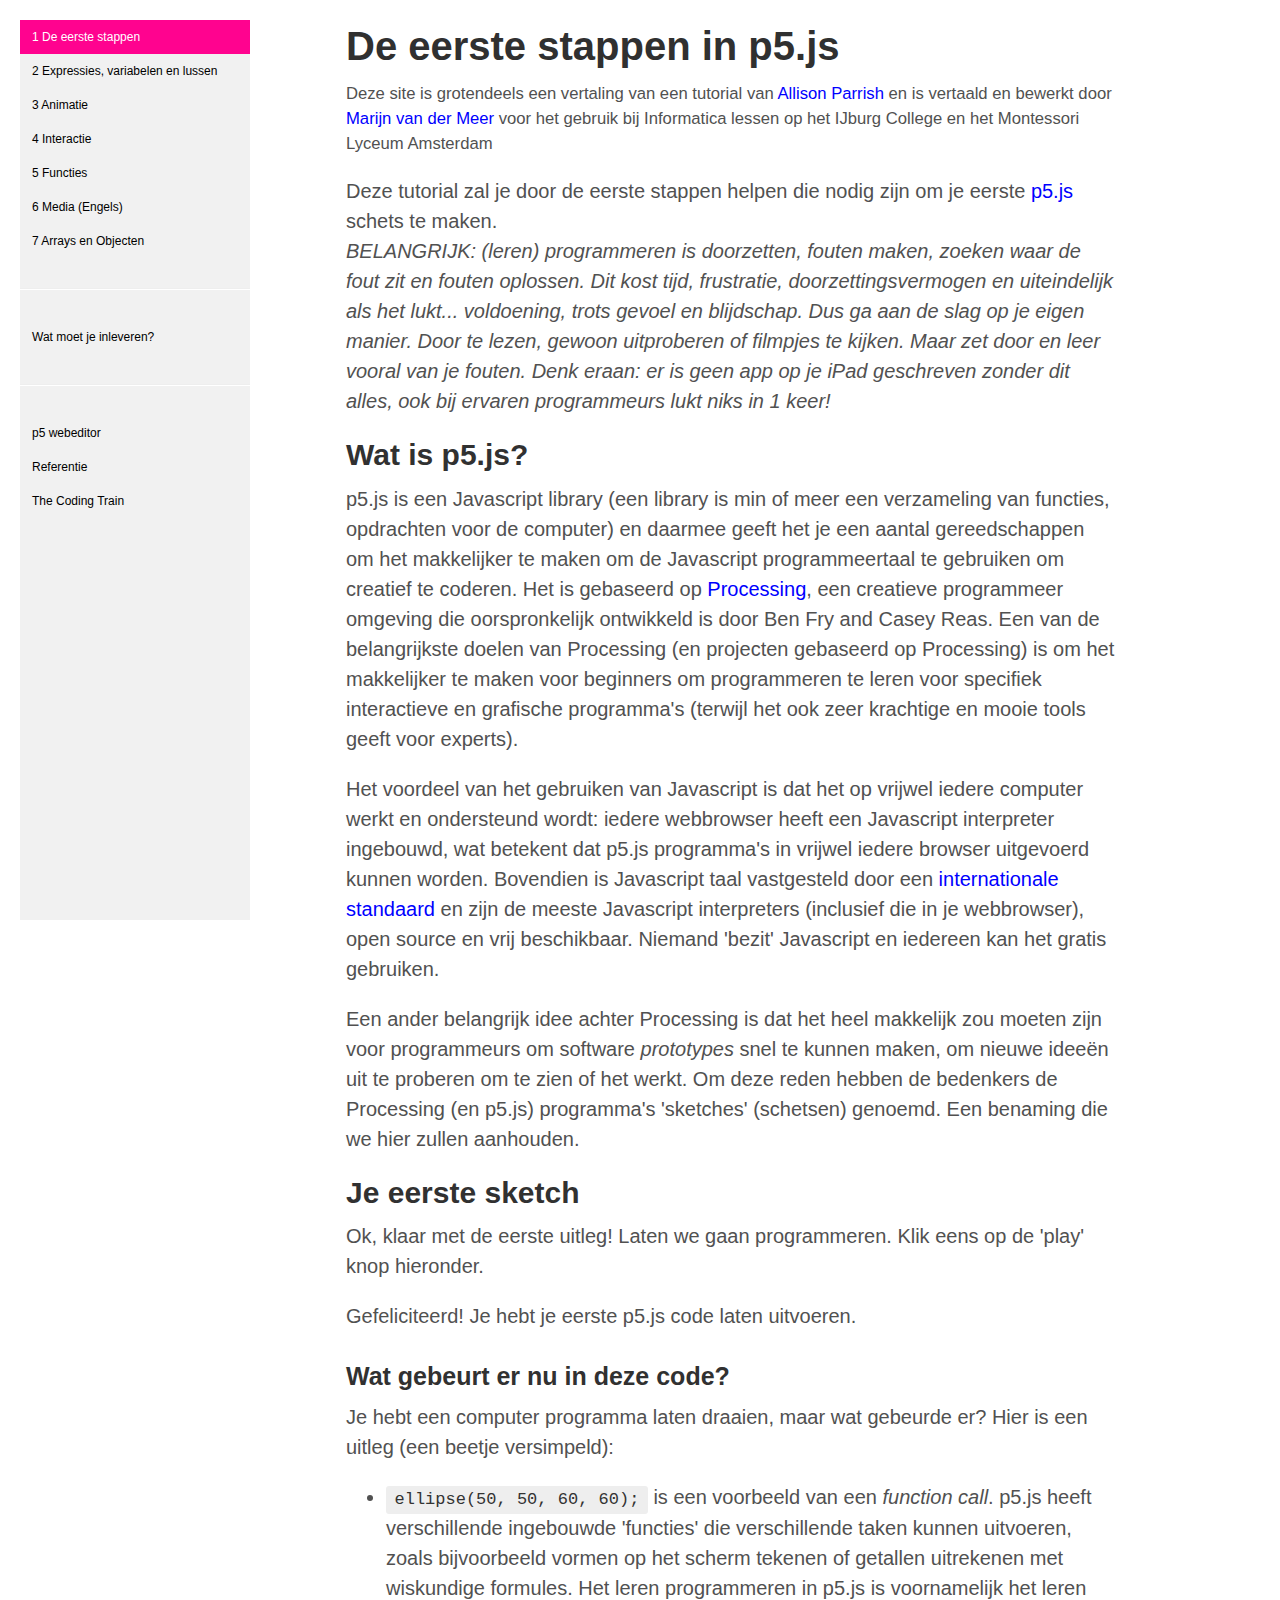
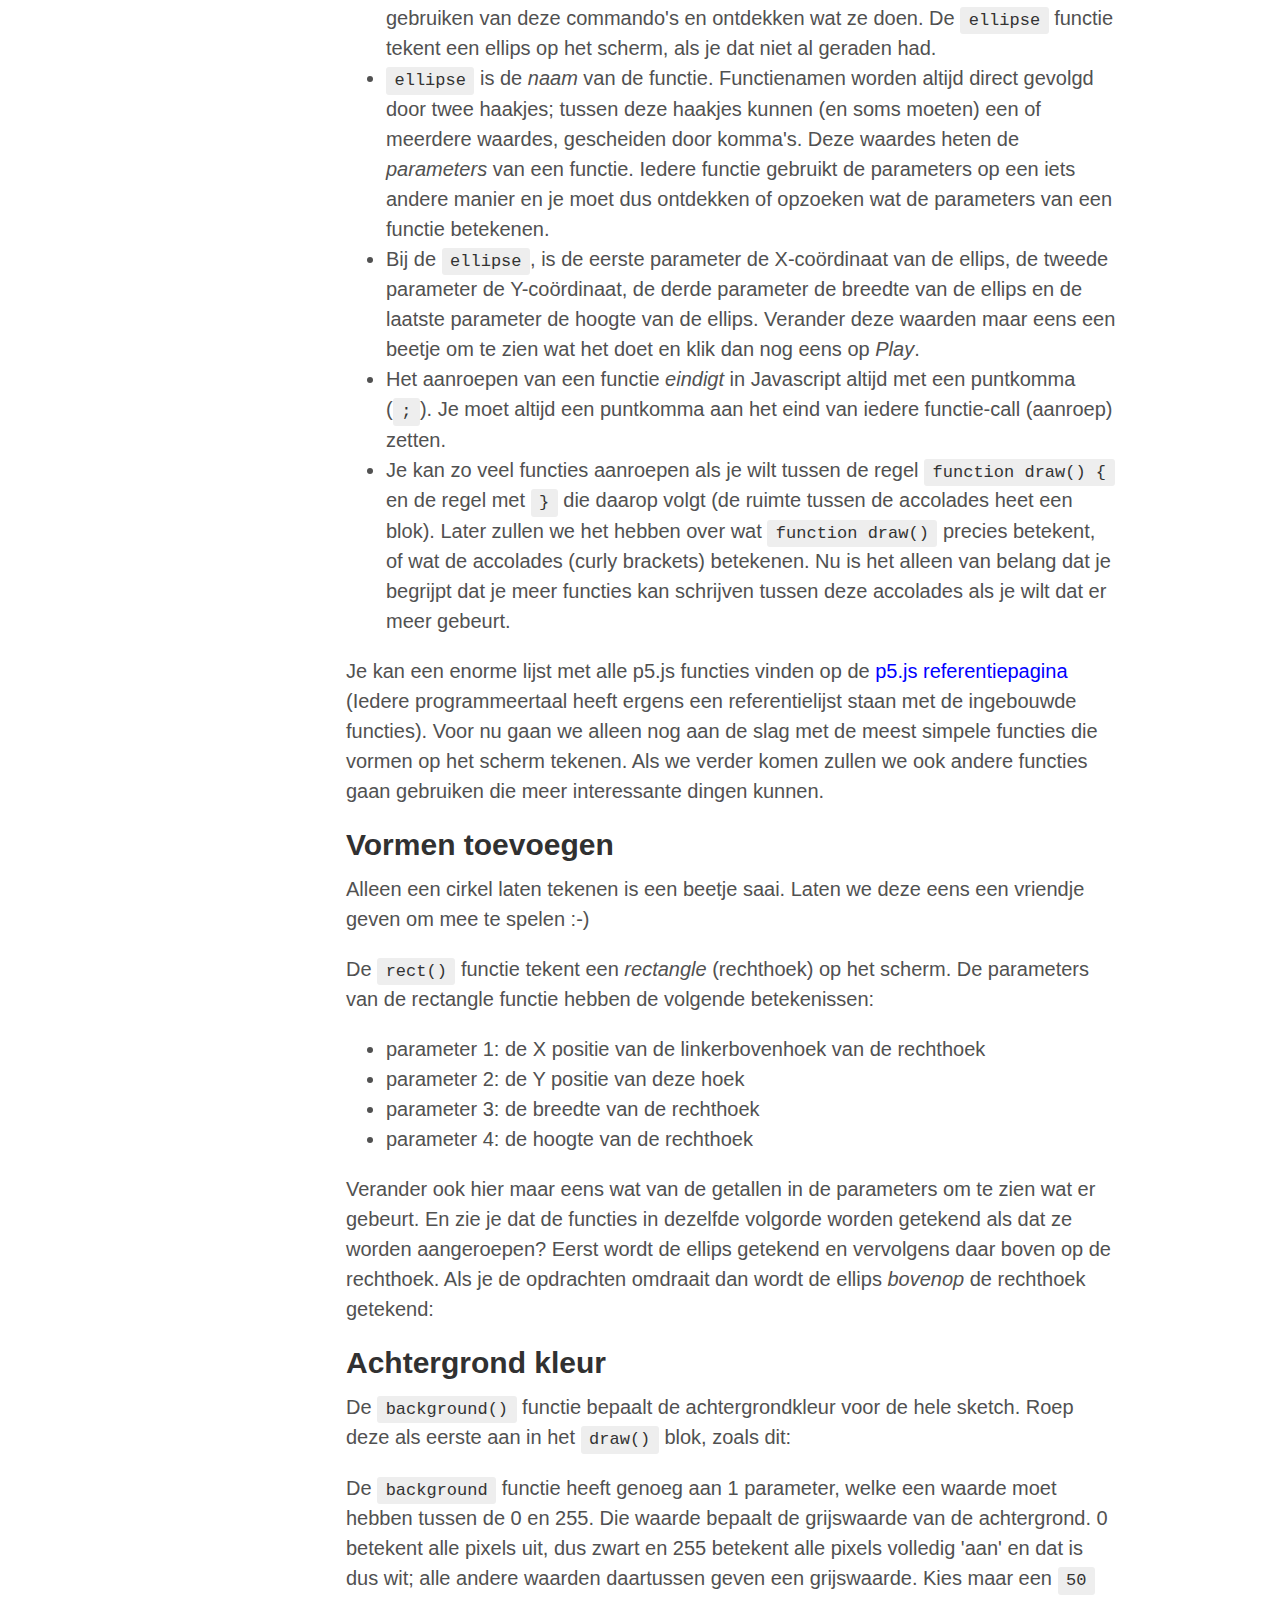
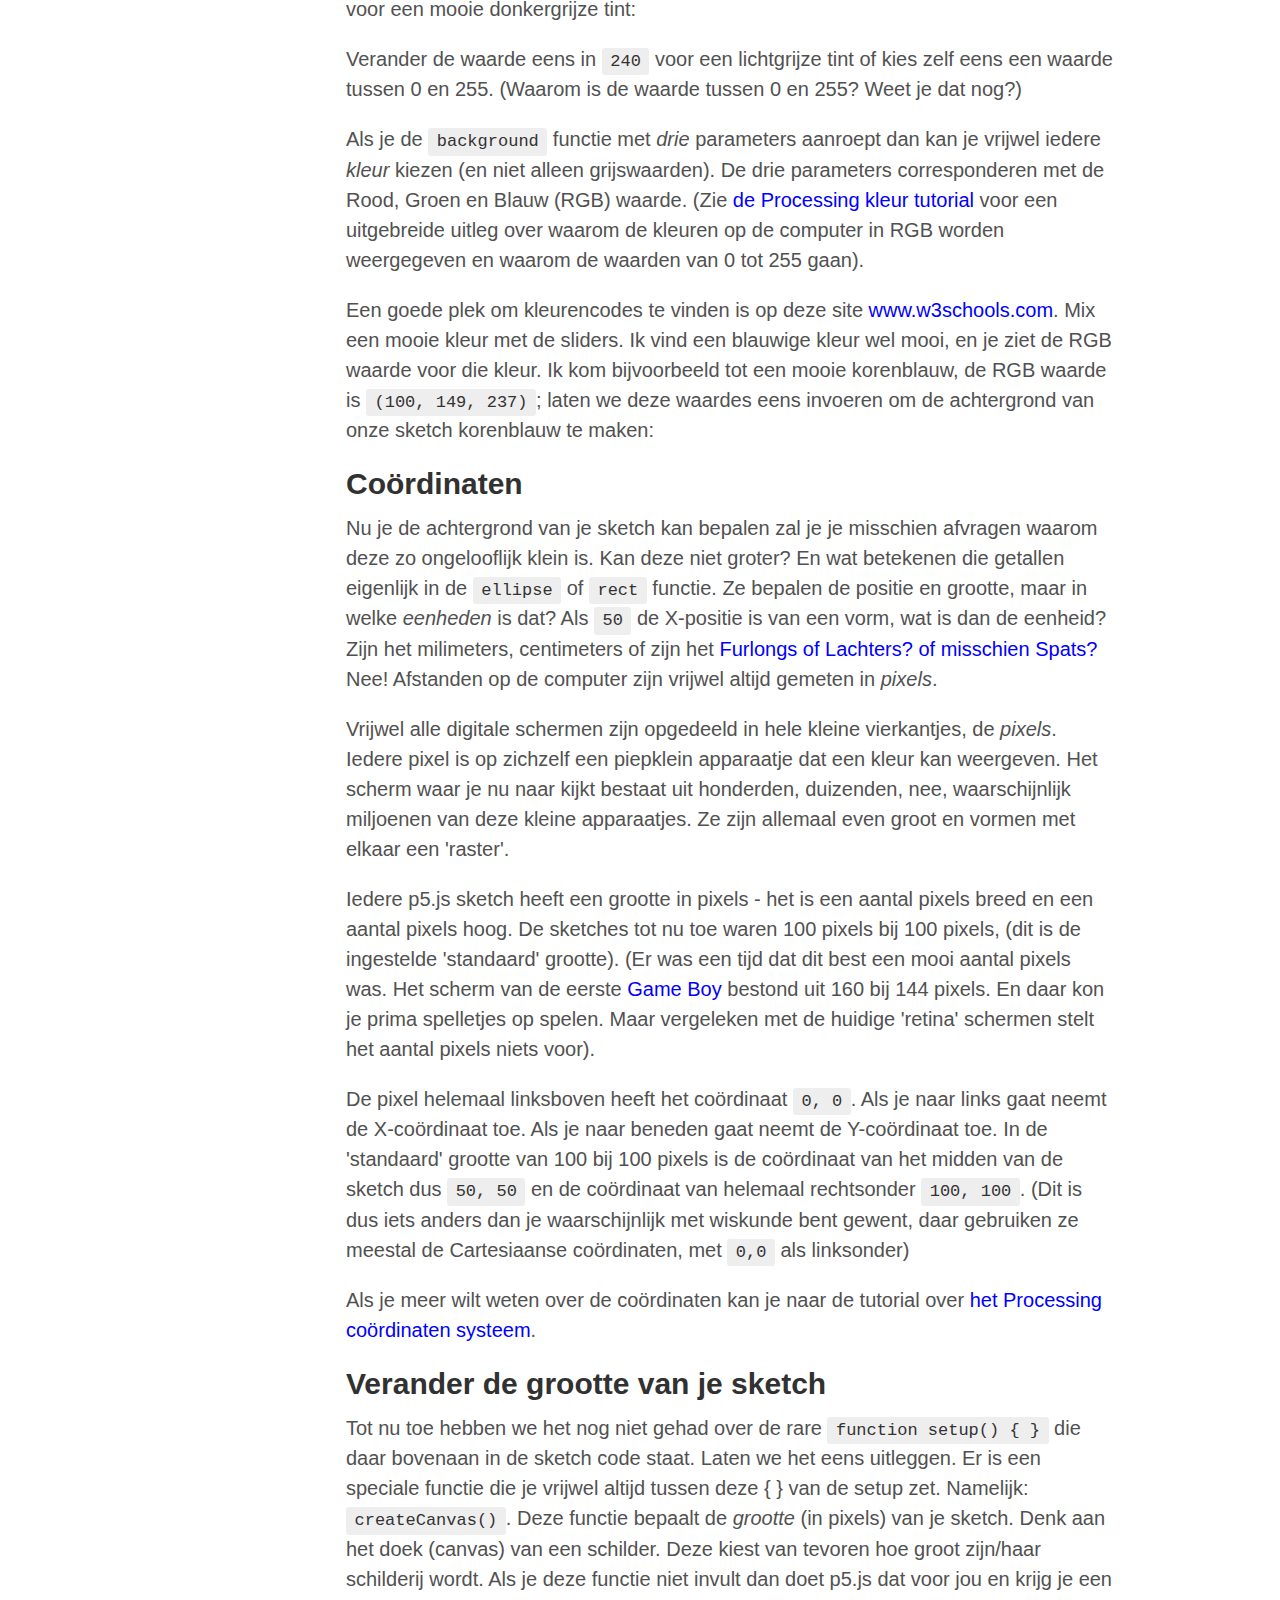
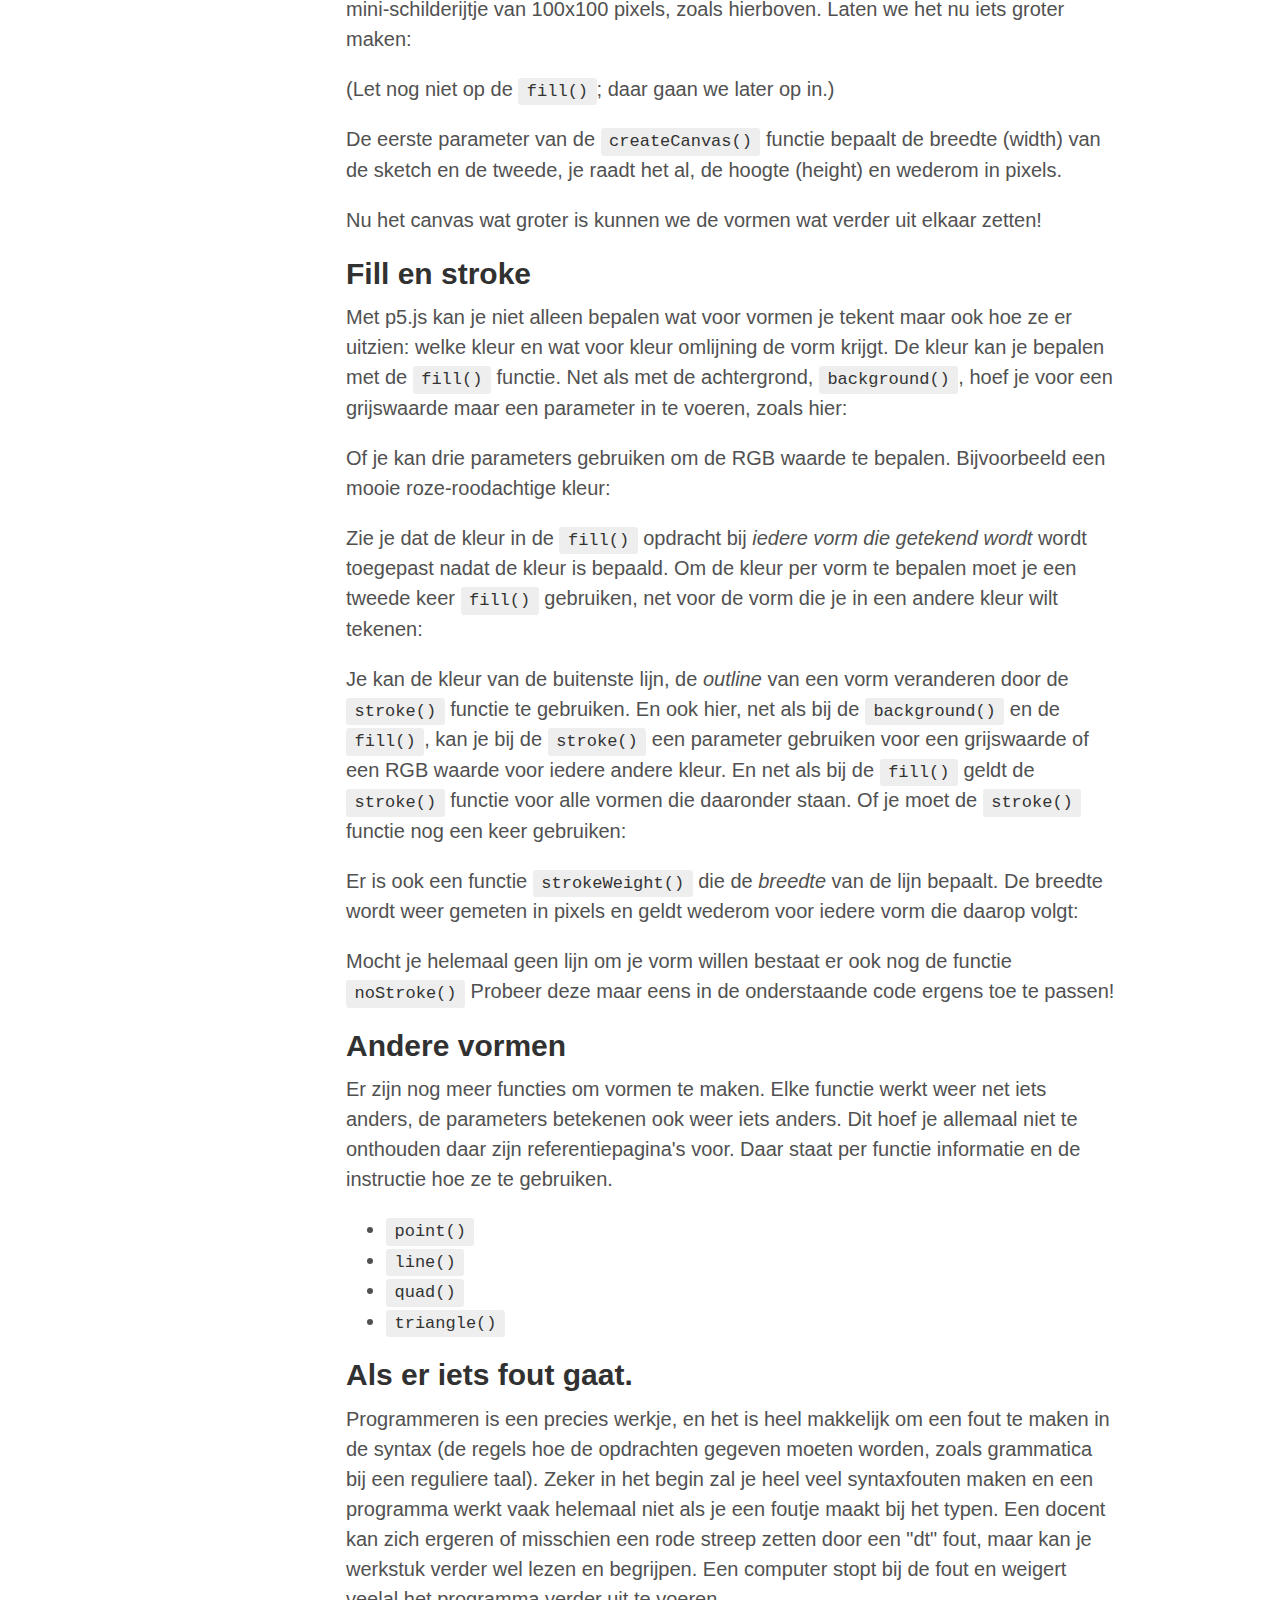
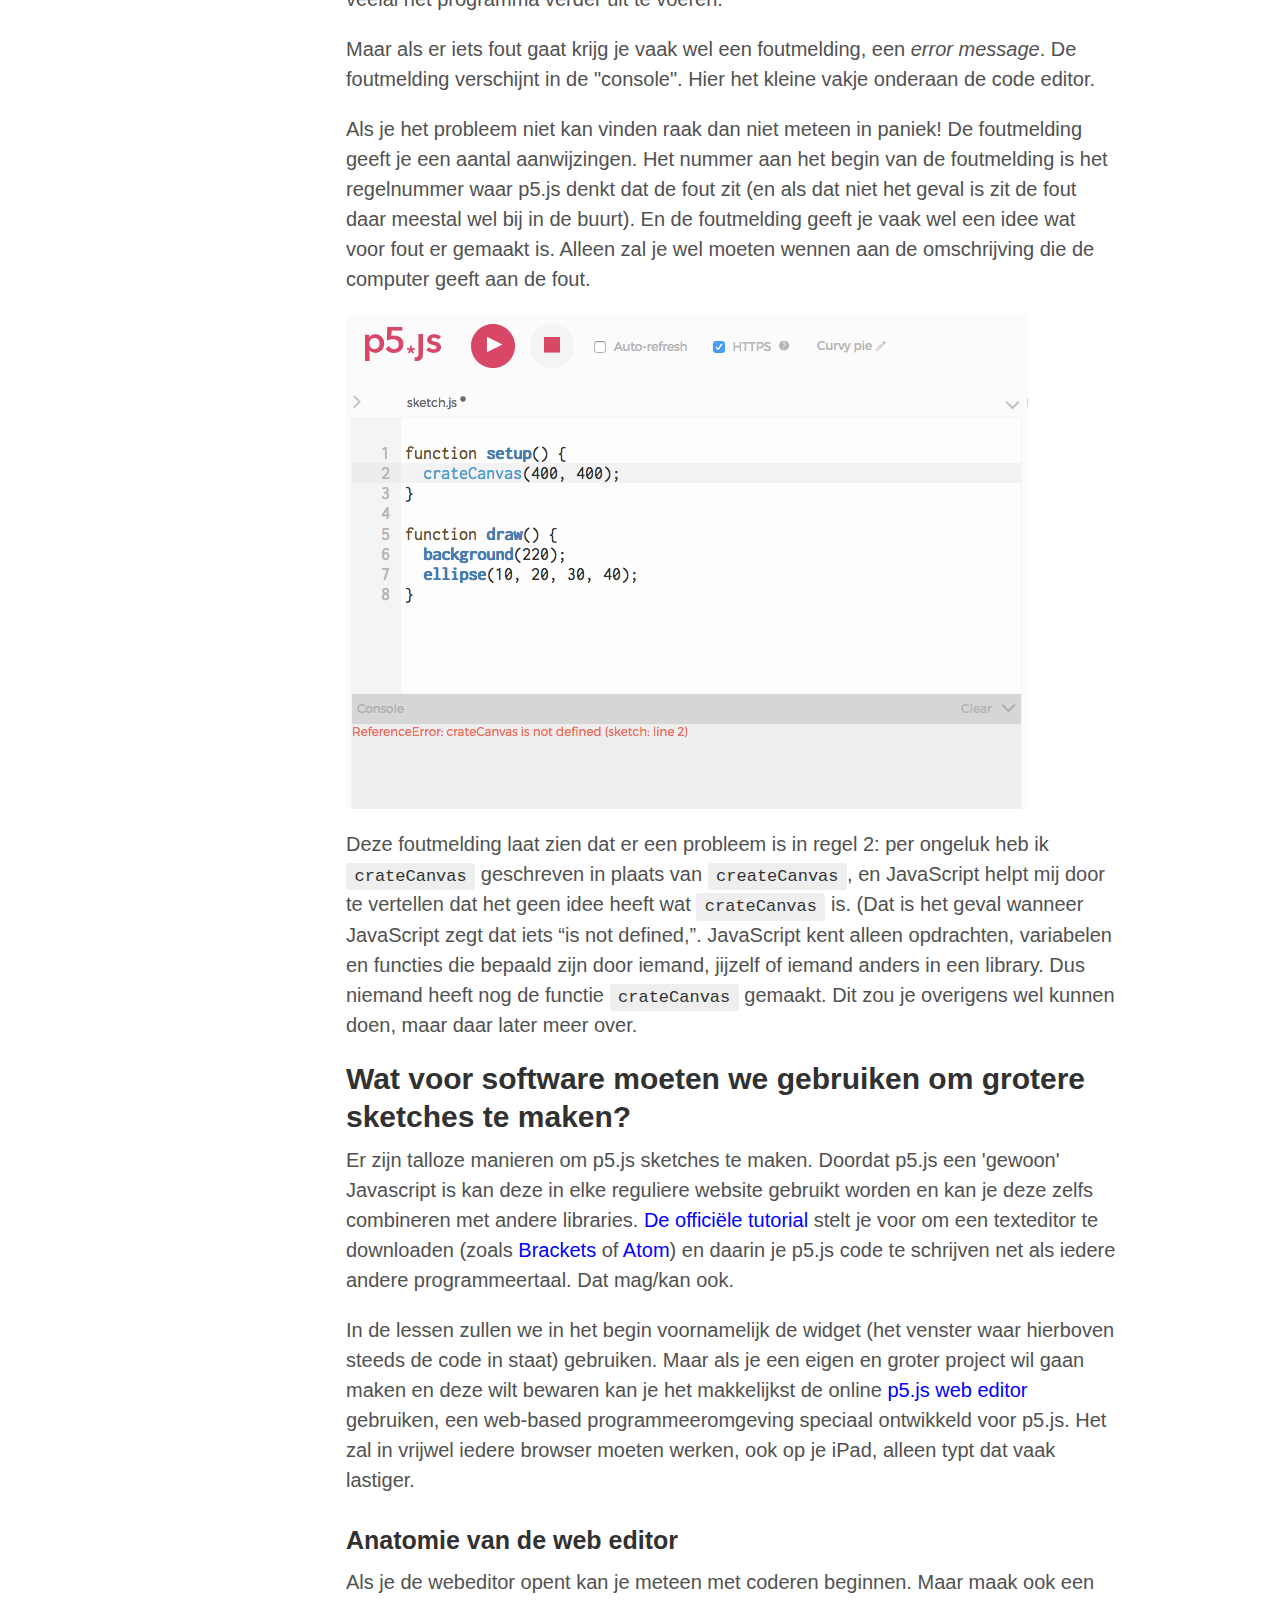
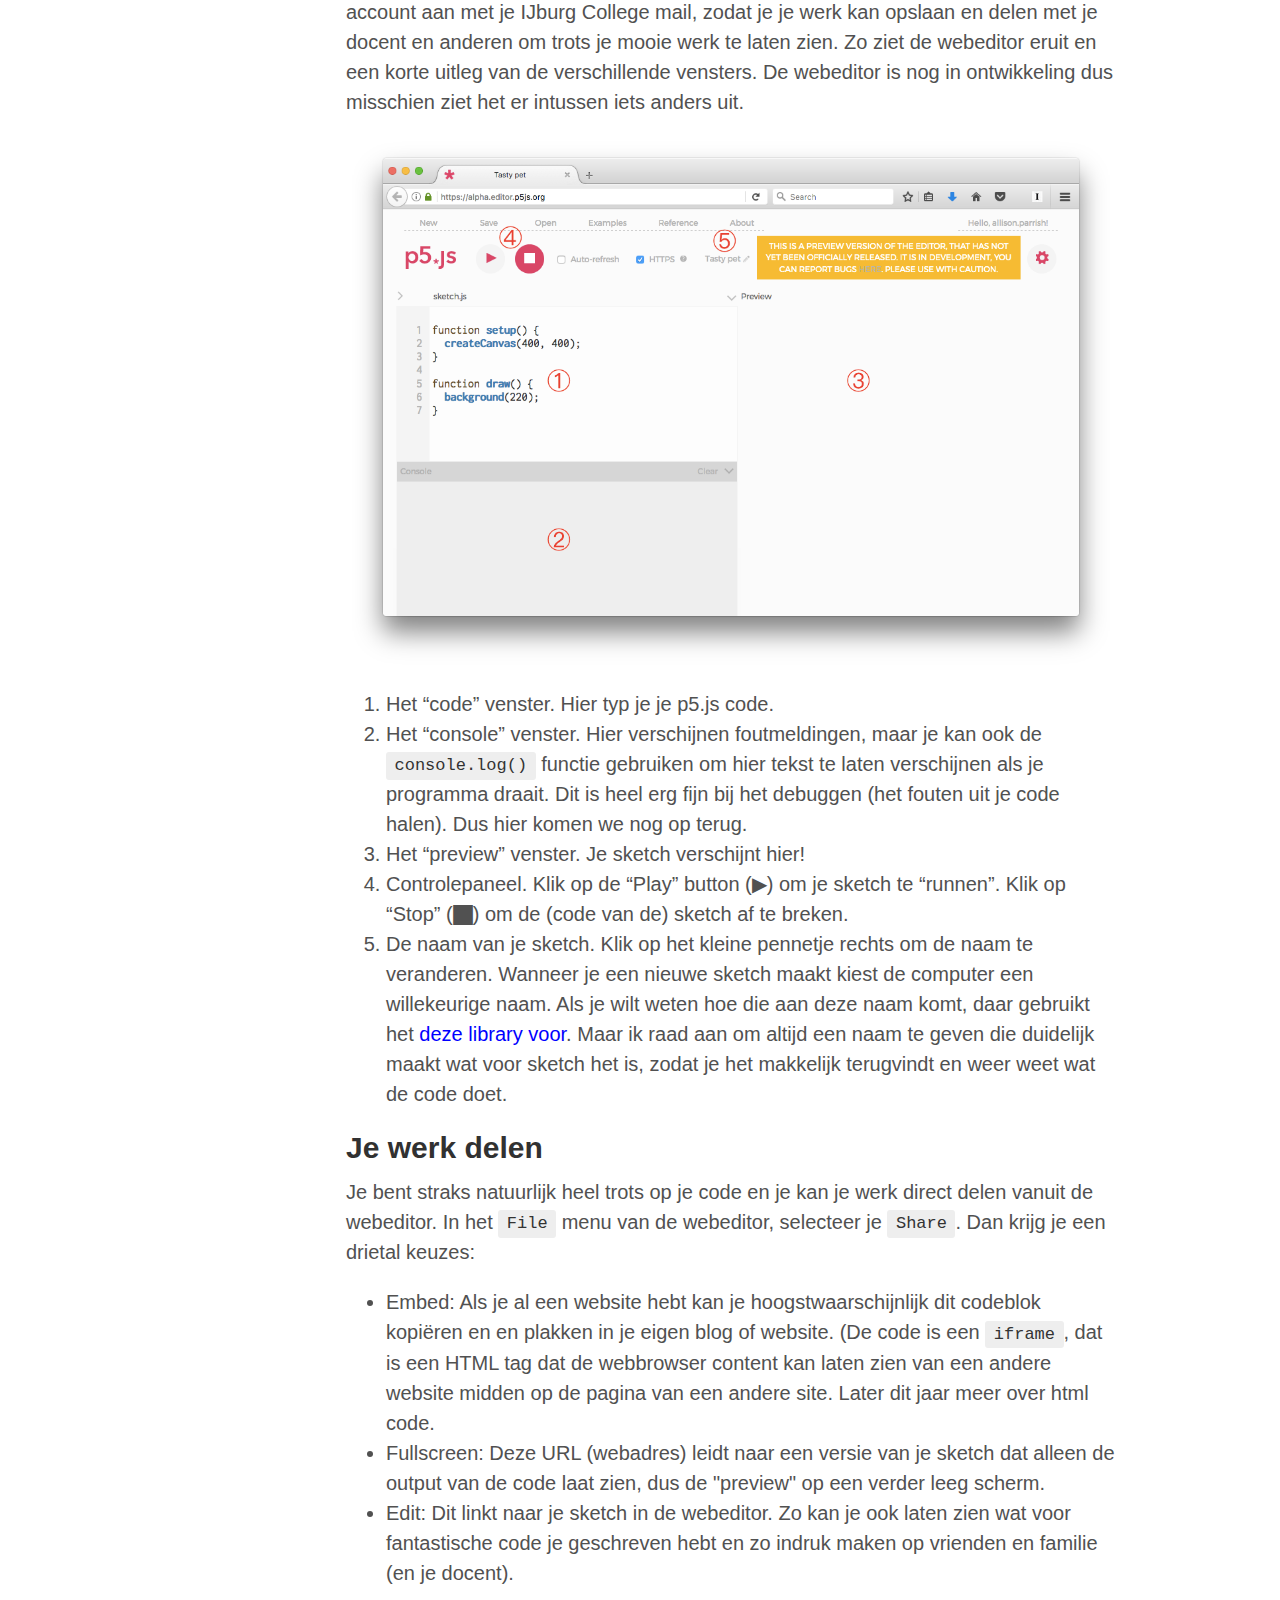
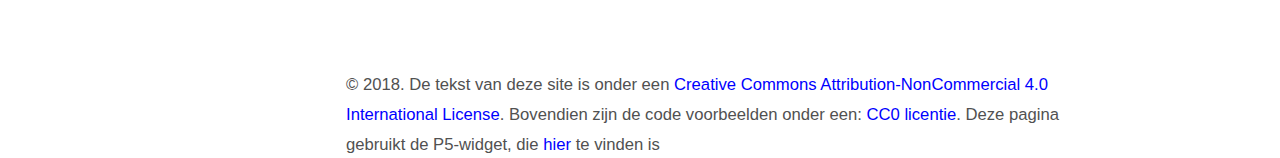
<file: index.html>
<!DOCTYPE html>
<html lang="nl">

  <head>
  <meta charset="UTF-8">
  <meta name="author" content="Allison Parrish">
  <link href="http://gmpg.org/xfn/11" rel="profile">

  <!-- Enable responsiveness on mobile devices-->
  <meta name="viewport" content="width=device-width, initial-scale=1.0, maximum-scale=1">

  <title>
    
      De eerste stappen in p5.js, creatief coderen.
    
  </title>

  <!-- CSS -->
  <link rel="stylesheet" href="css/poole.css">
  <link rel="stylesheet" href="css/syntax.css">
  <link rel="stylesheet" href="css/menu.css">

  <!-- Icons -->
  <!-- <link rel="apple-touch-icon-precomposed" sizes="144x144" href="/public/apple-touch-icon-precomposed.png">-->
  <link rel="shortcut icon" href="/public/favicon.ico">

  <!-- RSS -->
  <link rel="alternate" type="application/atom+xml" title="Creative Coding" href="/atom.xml">
<!-- load p5 inline widget -->
  <script src="//toolness.github.io/p5.js-widget/p5-widget.js"></script>
</head>


  <body>
<ul class="sidenav">
  <li><a class="active" href="index.html">1 De eerste stappen</a></li>
  <li><a href="02expressiesVariabelenLoops.html">2 Expressies, variabelen en lussen</a></li>
  <li><a href="03veranderingInTijd.html">3 Animatie</a></li>
  <li><a href="04interactie.html">4 Interactie</a></li>
  <li><a href="05TransformatieFuncties.html">5 Functies</a></li>
  <li><a href="06Media.html">6 Media (Engels)</a></li>
  <li><a href="07ArrayObjects.html">7 Arrays en Objecten</a></li>
   <hr>
  <li><a href="opdracht.html">Wat moet je inleveren?</a></li>
  <hr>
  <li><a href="https://editor.p5js.org/" target="_blank">p5 webeditor</a></li>
  <li><a href="https://p5js.org/reference/" target="_blank">Referentie</a></li>
<li><a href="https://www.youtube.com/user/shiffman/playlists?sort=dd&shelf_id=14&view=50" target="_blank">The Coding Train</a></li>
</ul>

    <div class="container content">
      <main>
        <article class="page">
  <h1 class="page-title">De eerste stappen in p5.js</h1>
 <small> <p>Deze site is grotendeels een vertaling van een tutorial van <a href="https://creative-coding.decontextualize.com/">Allison Parrish</a> en is vertaald en bewerkt door <a href="https://www.visualeditor.nl/">Marijn van der Meer</a> voor het gebruik bij Informatica lessen op het IJburg College en het Montessori Lyceum Amsterdam</p></small>

<p>Deze tutorial zal je door de eerste stappen helpen die nodig zijn om je eerste 
<a href="http://p5js.org">p5.js</a> schets te maken. <br>
<em>BELANGRIJK: (leren) programmeren is doorzetten, fouten maken, zoeken waar de fout zit en fouten oplossen. Dit kost tijd, frustratie, doorzettingsvermogen en uiteindelijk als het lukt... voldoening, trots gevoel en blijdschap. Dus ga aan de slag op je eigen manier. Door te lezen, gewoon uitproberen of filmpjes te kijken. Maar zet door en leer vooral van je fouten. Denk eraan: er is geen app op je iPad geschreven zonder dit alles, ook bij ervaren programmeurs lukt niks in 1 keer!</em> </p>

<h2 id="what-is-p5js">Wat is p5.js?</h2>

<p>p5.js is een Javascript library (een library is min of meer een verzameling van functies, opdrachten voor de computer) en daarmee geeft het je een aantal gereedschappen om het makkelijker te maken om de Javascript programmeertaal te gebruiken om creatief te coderen. Het is gebaseerd op
<a href="https://processing.org/">Processing</a>, een creatieve programmeer omgeving die oorspronkelijk ontwikkeld is door Ben Fry and Casey Reas. Een van de belangrijkste doelen van Processing (en projecten gebaseerd op Processing) is om het makkelijker te maken voor beginners om programmeren te leren voor specifiek interactieve en grafische programma's (terwijl het ook zeer krachtige en mooie tools geeft voor experts).</p>

<p>Het voordeel van het gebruiken van Javascript is dat het op vrijwel iedere computer werkt en ondersteund wordt: iedere webbrowser heeft een Javascript interpreter ingebouwd, wat betekent dat p5.js programma's in vrijwel iedere browser uitgevoerd kunnen worden. Bovendien is Javascript taal vastgesteld door een 
<a href="https://nl.wikipedia.org/wiki/ECMAScript">internationale standaard</a> en zijn de meeste Javascript interpreters (inclusief die in je webbrowser), open source en vrij beschikbaar. Niemand 'bezit' Javascript en iedereen kan het gratis gebruiken. </p>

<p>Een ander belangrijk idee achter Processing is dat het heel makkelijk zou moeten zijn voor programmeurs om software  <em>prototypes</em> snel te kunnen maken, om nieuwe ideeën uit te proberen om te zien of het werkt. Om deze reden hebben de bedenkers de Processing (en p5.js) programma's 'sketches' (schetsen) genoemd. Een benaming die we hier zullen aanhouden.</p>



<h2 id="your-first-sketch">Je eerste sketch</h2>

<p>Ok, klaar met de eerste uitleg! Laten we gaan programmeren. Klik eens op de 'play' knop hieronder. </p>


  <script type="text/p5">
function setup() {
  
}

function draw() {
  ellipse(50, 50, 60, 60);
}
</script>

<p>Gefeliciteerd! Je hebt je eerste p5.js code laten uitvoeren. </p>

<h3 id="so-whats-going-on-here">Wat gebeurt er nu in deze code?</h3>

<p>Je hebt een computer programma laten draaien, maar wat gebeurde er? Hier is een uitleg (een beetje versimpeld):</p>

<ul>
  <li><code>ellipse(50, 50, 60, 60);</code> is een voorbeeld van een <em>function call</em>. p5.js heeft verschillende ingebouwde 'functies' die verschillende taken kunnen uitvoeren, zoals bijvoorbeeld vormen op het scherm tekenen of getallen uitrekenen met wiskundige formules. Het leren programmeren in p5.js is voornamelijk het leren gebruiken van deze commando's en ontdekken wat ze doen. De <code>ellipse</code> functie tekent een ellips op het scherm, als je dat niet al geraden had. </li>
  <li><code>ellipse</code> is de <em>naam</em> van de functie. Functienamen worden altijd direct gevolgd door twee haakjes; tussen deze haakjes kunnen (en soms moeten) een of meerdere waardes, gescheiden door komma's. Deze waardes heten de <em>parameters</em> van een functie. Iedere functie gebruikt de parameters op een iets andere manier en je moet dus ontdekken of opzoeken wat de parameters van een functie betekenen. </li>
  <li>Bij de <code>ellipse</code>, is de eerste parameter de X-coördinaat van de ellips, de tweede parameter de Y-coördinaat, de derde parameter de breedte van de ellips en de laatste parameter de hoogte van de ellips. Verander deze waarden maar eens een beetje om te zien wat het doet en klik dan nog eens op <em>Play</em>. </li>
  <li>Het aanroepen van een functie <em>eindigt</em> in Javascript altijd met een puntkomma (<code>;</code>). Je moet altijd een puntkomma aan het eind van iedere functie-call (aanroep) zetten. </li>
  <li>Je kan zo veel functies aanroepen als je wilt tussen de regel 
<code>function draw() {</code> en de regel met <code>}</code> die daarop volgt (de ruimte tussen de accolades heet een blok). Later zullen we het hebben over wat
<code>function draw()</code> precies betekent, of wat de accolades (curly brackets) betekenen. Nu is het alleen van belang dat je begrijpt dat je meer functies kan schrijven tussen deze accolades als je wilt dat er meer gebeurt. </li>
</ul>

<p>Je kan een enorme lijst met alle p5.js functies vinden op de <a href="http://p5js.org/reference/">p5.js
referentiepagina</a> (Iedere programmeertaal heeft ergens een referentielijst staan met de ingebouwde functies). Voor nu gaan we alleen nog aan de slag met de meest simpele functies die vormen op het scherm tekenen. Als we verder komen zullen we ook andere functies gaan gebruiken die meer interessante dingen kunnen. </p>

<h2 id="add-another-shape">Vormen toevoegen</h2>

<p>Alleen een cirkel laten tekenen is een beetje saai. Laten we deze eens een vriendje geven om mee te spelen :-)</p>

<script type="text/p5">
function setup() {
  
}

function draw() {
  ellipse(50, 50, 60, 60);
  rect(40, 40, 35, 45);
}
</script>

<p>De <code>rect()</code> functie tekent een <em>rectangle</em> (rechthoek) op het scherm. De parameters van de rectangle functie hebben de volgende betekenissen: </p>

<ul>
  <li>parameter 1: de X positie van de linkerbovenhoek van de rechthoek</li>
  <li>parameter 2: de Y positie van deze hoek</li>
  <li>parameter 3: de breedte van de rechthoek </li>
  <li>parameter 4: de hoogte van de rechthoek </li>
</ul>

<p>Verander ook hier maar eens wat van de getallen in de parameters om te zien wat er gebeurt. En zie je dat de functies in dezelfde volgorde worden getekend als dat ze worden aangeroepen? Eerst wordt de ellips getekend en vervolgens daar boven op de rechthoek. Als je de opdrachten omdraait  dan wordt de ellips <em>bovenop</em> de rechthoek getekend: 

<script type="text/p5">
function setup() {
  
}

function draw() {
  rect(40, 40, 35, 45);
  ellipse(50, 50, 60, 60);
}
</script>

<h2 id="background-color">Achtergrond kleur</h2>

<p>De <code>background()</code> functie bepaalt de achtergrondkleur voor de hele sketch. 
Roep deze als eerste aan in het  <code>draw()</code> blok, zoals dit:</p>

<script type="text/p5">
function setup() {
  
}

function draw() {
  background(0);
  ellipse(50, 50, 60, 60);
  rect(40, 40, 35, 45);
}
</script>

<p>De <code>background</code> functie heeft genoeg aan 1 parameter, welke een waarde moet hebben tussen de 0 en
255. Die waarde bepaalt de grijswaarde van de achtergrond. 0 betekent alle pixels uit, dus zwart en 255 betekent alle pixels volledig 'aan' en dat is dus wit; alle andere waarden daartussen geven een grijswaarde. Kies maar een <code>50</code> voor een mooie donkergrijze tint:</p>

<script type="text/p5">
function setup() {
  
}

function draw() {
  background(50);
  ellipse(50, 50, 60, 60);
  rect(40, 40, 35, 45);
}
</script>

<p>Verander de waarde eens in <code>240</code> voor een lichtgrijze tint of kies zelf eens een waarde tussen 0 en 255. (Waarom is de waarde tussen 0 en 255? Weet je dat nog?)</p>


<p>Als je de  <code>background</code> functie met <em>drie</em> parameters aanroept dan kan je vrijwel iedere <em>kleur</em> kiezen (en niet alleen grijswaarden).  De drie parameters corresponderen met de Rood, Groen en Blauw (RGB) waarde.  (Zie <a href="https://www.processing.org/tutorials/color/">de Processing kleur
tutorial</a> voor een uitgebreide uitleg over waarom de kleuren op de computer in RGB worden weergegeven en waarom de waarden van 0 tot 255 gaan). </p>

<p>Een goede plek om kleurencodes te vinden is op deze site <a href="https://www.w3schools.com/colors/colors_rgb.asp">www.w3schools.com</a>. Mix een mooie kleur met de sliders. Ik vind een blauwige kleur wel mooi, en je ziet de RGB waarde voor die kleur. Ik kom bijvoorbeeld tot een mooie korenblauw, de RGB waarde is <code>(100,
149, 237)</code>; laten we deze waardes eens invoeren om de achtergrond van onze sketch korenblauw te maken:</p>

<script type="text/p5">
function setup() {
  
}

function draw() {
  background(100, 149, 237);
  ellipse(50, 50, 60, 60);
  rect(40, 40, 35, 45);
}
</script>

<h2 id="coordinates">Coördinaten</h2>

<p>Nu je de achtergrond van je sketch kan bepalen zal je je misschien afvragen waarom deze zo ongelooflijk klein is. Kan deze niet groter? En wat betekenen die getallen eigenlijk in de <code>ellipse</code> of <code>rect</code> functie. Ze bepalen de positie en grootte, maar in welke <em>eenheden</em> is dat? Als  <code>50</code> de X-positie is van een vorm, wat is dan de eenheid? Zijn het milimeters, centimeters of zijn het <a href="https://en.wikipedia.org/wiki/List_of_obsolete_units_of_measurement">Furlongs of Lachters? of misschien Spats?</a>
Nee! Afstanden op de computer zijn vrijwel altijd gemeten in <em>pixels</em>.</p>

<p>Vrijwel alle digitale schermen zijn opgedeeld in hele kleine vierkantjes, de <em>pixels</em>.
Iedere pixel is op zichzelf een piepklein apparaatje dat een kleur kan weergeven. Het scherm waar je nu naar kijkt bestaat uit honderden, duizenden, nee, waarschijnlijk miljoenen van deze kleine apparaatjes. Ze zijn allemaal even groot en vormen met elkaar een 'raster'. </p>

<p>Iedere p5.js sketch heeft een grootte in pixels - het is een aantal pixels breed en een aantal pixels hoog. De sketches tot nu toe waren 100 pixels bij 100 pixels, (dit is de ingestelde 'standaard' grootte).
(Er was een tijd dat dit best een mooi aantal pixels was. Het scherm van de eerste <a href="https://nl.wikipedia.org/wiki/Game_Boy">Game
Boy</a> bestond uit 160 bij 144 pixels. En daar kon je prima spelletjes op spelen. Maar vergeleken met de huidige 'retina' schermen stelt het aantal pixels niets voor). </p>

<p>De pixel helemaal linksboven heeft het coördinaat <code>0, 0</code>. Als je naar links gaat neemt de X-coördinaat toe.
Als je naar beneden gaat neemt de Y-coördinaat toe. In de 'standaard' grootte van 100 bij 100 pixels is de coördinaat van het midden van de sketch dus <code>50, 50</code> en de coördinaat van helemaal rechtsonder <code>100, 100</code>. (Dit is dus iets anders dan je waarschijnlijk met wiskunde bent gewent, daar gebruiken ze meestal de Cartesiaanse coördinaten, met <code>0,0</code> als linksonder)</p>

<p>Als je meer wilt weten over de coördinaten kan je naar de tutorial over <a href="https://processing.org/tutorials/drawing/">het Processing coördinaten systeem</a>.</p>

<h2 id="change-the-size-of-your-sketch">Verander de grootte van je sketch</h2>

<p>Tot nu toe hebben we het nog niet gehad over de rare <code>function setup() { }</code> die daar bovenaan in de sketch code staat. Laten we het eens uitleggen. 
Er is een speciale functie die je vrijwel altijd tussen deze { } van de setup zet. Namelijk: 
<code>createCanvas()</code>. Deze functie bepaalt de <em>grootte</em> (in pixels) van je sketch. Denk aan het doek (canvas) van een schilder. Deze kiest van tevoren hoe groot zijn/haar schilderij wordt. Als je deze functie niet invult dan doet p5.js dat voor jou en krijg je een mini-schilderijtje van 100x100 pixels, zoals hierboven.
Laten we het nu iets groter maken:</p>

<script type="text/p5" data-preview-width="400" data-height="400">
function setup() {
  createCanvas(400, 400);  
}

function draw() {
  background(100, 149, 237);
  fill(255);
  ellipse(50, 50, 60, 60);
  rect(40, 40, 35, 45);
}
</script>

<p>(Let nog niet op de <code>fill()</code>; daar gaan we later op in.)</p>

<p>De eerste parameter van de <code>createCanvas()</code> functie bepaalt de breedte (width) van de sketch en de tweede, je raadt het al, de hoogte (height) en wederom in pixels.</p>

<p>Nu het canvas wat groter is kunnen we de vormen wat verder uit elkaar zetten!</p>

<script type="text/p5" data-preview-width="400" data-height="400">
function setup() {
  createCanvas(400, 400);  
}

function draw() {
  background(100, 149, 237);
  fill(255);
  ellipse(170, 150, 250, 250);
  rect(150, 95, 200, 250);
}
</script>

<h2 id="fill-and-stroke">Fill en stroke</h2>

<p>Met p5.js kan je niet alleen bepalen wat voor vormen je tekent maar ook hoe ze er uitzien: welke kleur en wat voor kleur omlijning de vorm krijgt. De kleur kan je bepalen met de <code>fill()</code> functie.
Net als met de achtergrond, <code>background()</code>, hoef je voor een grijswaarde maar een parameter in te voeren, zoals hier: </p>

<script type="text/p5" data-preview-width="400" data-height="400">
function setup() {
  createCanvas(400, 400);  
}

function draw() {
  background(100, 149, 237);
  fill(50);
  ellipse(170, 150, 250, 250);
  rect(150, 95, 200, 250);
}
</script>

<p>Of je kan drie parameters gebruiken om de RGB waarde te bepalen. Bijvoorbeeld een mooie roze-roodachtige kleur: </p>

<script type="text/p5" data-preview-width="400" data-height="400">
function setup() {
  createCanvas(400, 400);  
}

function draw() {
  background(100, 149, 237);
  fill(252, 108, 133);
  ellipse(170, 150, 250, 250);
  rect(150, 95, 200, 250);
}
</script>

<p>Zie je dat de kleur in de <code>fill()</code> opdracht bij <em>iedere vorm die getekend wordt</em> wordt toegepast nadat de kleur is bepaald. Om de kleur per vorm te bepalen moet je een tweede keer <code>fill()</code> gebruiken, net voor de vorm die je in een andere kleur wilt tekenen: </p>

<script type="text/p5" data-preview-width="400" data-height="400">
function setup() {
  createCanvas(400, 400);  
}

function draw() {
  background(100, 149, 237);
  fill(252, 108, 133);
  ellipse(170, 150, 250, 250);
  fill(255);
  rect(150, 95, 200, 250);
}
</script>

<p>Je kan de kleur van de buitenste lijn, de <em>outline</em> van een vorm veranderen door de <code>stroke()</code>
functie te gebruiken. En ook hier, net als bij de <code>background()</code> en de <code>fill()</code>, kan je bij de <code>stroke()</code> een parameter gebruiken voor een grijswaarde of een RGB waarde voor iedere andere kleur. En net als bij de <code>fill()</code> geldt de <code>stroke()</code> functie voor alle vormen die daaronder staan. Of je moet de <code>stroke()</code> functie nog een keer gebruiken:</p>

<script type="text/p5" data-preview-width="400" data-height="400">
function setup() {
  createCanvas(400, 400);  
}

function draw() {
  background(100, 149, 237);
  stroke(252, 108, 133);
  ellipse(170, 150, 250, 250);
  stroke(240);
  rect(150, 95, 200, 250);
}
</script>

<p>Er is ook een functie <code>strokeWeight()</code> die de <em>breedte</em> van de lijn bepaalt. De breedte wordt weer gemeten in pixels en geldt wederom voor iedere vorm die daarop volgt:</p>

<script type="text/p5" data-preview-width="400" data-height="400">
function setup() {
  createCanvas(400, 400);  
}

function draw() {
  background(100, 149, 237);
  strokeWeight(20);
  stroke(252, 108, 133);
  ellipse(170, 150, 250, 250);
  stroke(240);
  rect(150, 95, 200, 250);
}
</script>

<p>Mocht je helemaal geen lijn om je vorm willen bestaat er ook nog de functie <code>noStroke()</code> Probeer deze maar eens in de onderstaande code ergens toe te passen!</p>

<script type="text/p5" data-preview-width="400" data-height="400">
function setup() {
  createCanvas(400, 400);  
}

function draw() {
  background(105, 109, 125);
  strokeWeight(10);
  stroke(111, 146, 131);
  fill(141, 159, 135);
  rect(50, 50, 100, 100);
  strokeWeight(5);
  stroke(141, 159, 135);
  fill(205, 198, 165);
  ellipse(200, 200, 250, 250);
  strokeWeight(10);
  stroke(205, 198, 165);
  fill(240, 220, 202);
  rect(250, 250, 100, 100);
}
</script>

<h2 id="other-shapes">Andere vormen</h2>

<p>Er zijn nog meer functies om vormen te maken. Elke functie werkt weer net iets anders, de parameters betekenen ook weer iets anders. Dit hoef je allemaal niet te onthouden daar zijn referentiepagina's voor. Daar staat per functie informatie en de instructie hoe ze te gebruiken.</p>

<ul>
  <li><a href="http://p5js.org/reference/#/p5/point"><code>point()</code></a></li>
  <li><a href="http://p5js.org/reference/#/p5/line"><code>line()</code></a></li>
  <li><a href="http://p5js.org/reference/#/p5/quad"><code>quad()</code></a></li>
  <li><a href="http://p5js.org/reference/#/p5/triangle"><code>triangle()</code></a></li>
</ul>

<h2 id="when-something-goes-wrong">Als er iets fout gaat.</h2>

<p>Programmeren is een precies werkje, en het is heel makkelijk om een fout te maken in de syntax (de regels hoe de opdrachten gegeven moeten worden, zoals grammatica bij een reguliere taal). Zeker in het begin zal je heel veel syntaxfouten maken en een programma werkt vaak helemaal niet als je een foutje maakt bij het typen. Een docent kan zich ergeren of misschien een rode streep zetten door een "dt" fout, maar kan je werkstuk verder wel lezen en begrijpen. Een computer stopt bij de fout en weigert veelal het programma verder uit te voeren. </p>

<p>Maar als er iets fout gaat krijg je vaak wel een foutmelding, een <em>error
message</em>. De foutmelding verschijnt in de "console". Hier het kleine vakje onderaan de code editor. </p>

<p>Als je het probleem niet kan vinden raak dan niet meteen in paniek! De foutmelding geeft je een aantal aanwijzingen. Het nummer aan het begin van de foutmelding is het regelnummer waar p5.js denkt dat de fout zit (en als dat niet het geval is zit de fout daar meestal wel bij in de buurt). En de foutmelding geeft je vaak wel een idee wat voor fout er gemaakt is. Alleen zal je wel moeten wennen aan de omschrijving die de computer geeft aan de fout.</p>

<p><img src="images/01_error_message.png" alt="Screenshot of web editor showing an error message, &quot;Reference Error:
crateCanvas is not defined&quot;" /></p>

<p>Deze foutmelding laat zien dat er een probleem is in regel 2: per ongeluk heb ik <code>crateCanvas</code> geschreven in plaats van <code>createCanvas</code>, en JavaScript helpt mij door te vertellen dat het geen idee heeft wat <code>crateCanvas</code> is. (Dat is het geval wanneer JavaScript zegt dat iets “is not defined,”. JavaScript kent alleen opdrachten, variabelen en functies die bepaald zijn door iemand, jijzelf of iemand anders in een library. Dus niemand heeft nog de functie <code>crateCanvas</code> gemaakt. Dit zou je overigens wel kunnen doen, maar daar later meer over.</p>


<h2 id="what-software-to-use">Wat voor software moeten we gebruiken om grotere sketches te maken?</h2>

<p>Er zijn talloze manieren om p5.js sketches te maken. Doordat p5.js een 'gewoon' Javascript is kan deze in elke reguliere website gebruikt worden en kan je deze zelfs combineren met andere libraries.  <a href="http://p5js.org/get-started/">De officiële 
tutorial</a> stelt je voor om een texteditor te downloaden (zoals <a href="http://brackets.io/">Brackets</a> of <a href="https://atom.io/">Atom</a>)
en daarin je p5.js code te schrijven net als iedere andere programmeertaal. Dat mag/kan ook.</p>

<p>In de lessen zullen we in het begin voornamelijk de widget (het venster waar hierboven steeds de code in staat) gebruiken. Maar als je een eigen en groter project wil gaan maken en deze wilt bewaren kan je het makkelijkst de online <a href="https://editor.p5js.org/">p5.js
web editor</a> gebruiken, een web-based programmeeromgeving speciaal ontwikkeld voor p5.js. Het zal in vrijwel iedere browser moeten werken, ook op je iPad, alleen typt dat vaak lastiger.</p>

<h3 id="anatomy-of-the-web-editor">Anatomie van de web editor</h3>

<p>Als je de webeditor opent kan je meteen met coderen beginnen. Maar maak ook een account aan met je IJburg College mail, zodat je je werk kan opslaan en delen met je docent en anderen om trots je mooie werk te laten zien. Zo ziet de webeditor eruit en een korte uitleg van de verschillende vensters. De webeditor is nog in ontwikkeling dus misschien ziet het er intussen iets anders uit.</p>

<p><img src="images/01_tasty_pet.png" alt="Screenshot of p5.js web editor with circled numbers" /></p>

<ol>
  <li>Het “code” venster. Hier typ je je p5.js code.</li>
  <li>Het “console” venster. Hier verschijnen foutmeldingen, maar je kan ook de <code>console.log()</code> functie gebruiken om hier tekst te laten verschijnen als je programma draait. Dit is heel erg fijn bij het debuggen (het fouten uit je code halen). Dus hier komen we nog op terug. </li>
  <li>Het “preview” venster. Je sketch verschijnt hier!</li>
  <li>Controlepaneel. Klik op de “Play” button (▶) om je sketch te “runnen”. Klik op “Stop”
(⬛︎) om de (code van de) sketch af te breken.</li>
  <li>De naam van je sketch. Klik op het kleine pennetje rechts om de naam te veranderen. Wanneer je een nieuwe sketch maakt kiest de computer een willekeurige naam. Als je wilt weten hoe die aan deze naam komt, daar gebruikt het <a href="https://github.com/aceakash/project-name-generator">deze library voor</a>. Maar ik raad aan om altijd een naam te geven die duidelijk maakt wat voor sketch het is, zodat je het makkelijk terugvindt en weer weet wat de code doet.</li>
</ol>

<h2 id="sharing-your-work">Je werk delen</h2>

<p>Je bent straks natuurlijk heel trots op je code en je kan je werk direct delen vanuit de webeditor. In het <code>File</code> menu van de webeditor, selecteer je <code>Share</code>. Dan krijg je een drietal keuzes:</p>

<ul>
  <li>Embed: Als je al een website hebt kan je hoogstwaarschijnlijk dit codeblok kopiëren en en plakken in je eigen blog of website. (De code is een <code>iframe</code>, dat is een 
HTML tag dat de webbrowser content kan laten zien van een andere website midden op de pagina van een andere site. Later dit jaar meer over html code.</li>
  <li>Fullscreen: Deze URL (webadres) leidt naar een versie van je sketch dat alleen de output van de code laat zien, dus de "preview" op een verder leeg scherm.</li>
  <li>Edit: Dit linkt naar je sketch in de webeditor. Zo kan je ook laten zien wat voor fantastische code je geschreven hebt en zo indruk maken op vrienden en familie (en je docent). </li>
</ul>

</article>

      </main>

      <footer class="footer">
        <small>
          &copy; <time datetime="2018-09-12T19:20:00-04:00">2018</time>. De tekst van deze site is onder een
           <a rel="license"
              href="http://creativecommons.org/licenses/by-nc/4.0/">Creative
              Commons Attribution-NonCommercial 4.0 International License</a>.
          Bovendien zijn de code voorbeelden onder een: <a
              href="https://creativecommons.org/publicdomain/zero/1.0/">CC0 licentie</a>.
              Deze pagina gebruikt de P5-widget, die <a href="https://toolness.github.io/p5.js-widget/"> hier </a> te vinden is 
        </small>
      </footer>
    </div>
    <script src="//code.jquery.com/jquery-1.11.3.min.js"></script>
    <script src="script/sketchui.js"></script>
  </body>
</html>
</file>
<file: css/poole.css>
/*
 *                        ___
 *                       /\_ \
 *  _____     ___     ___\//\ \      __
 * /\ '__`\  / __`\  / __`\\ \ \   /'__`\
 * \ \ \_\ \/\ \_\ \/\ \_\ \\_\ \_/\  __/
 *  \ \ ,__/\ \____/\ \____//\____\ \____\
 *   \ \ \/  \/___/  \/___/ \/____/\/____/
 *    \ \_\
 *     \/_/
 *
 * Designed, built, and released under MIT license by @mdo. Learn more at
 * https://github.com/poole/poole.
 */


/*
 * Contents
 *
 * Body resets
 * Custom type
 * Messages
 * Container
 * Masthead
 * Posts and pages
 * Pagination
 * Reverse layout
 * Themes
 */


/*
 * Body resets
 *
 * Update the foundational and global aspects of the page.
 */

* {
  -webkit-box-sizing: border-box;
     -moz-box-sizing: border-box;
          box-sizing: border-box;
}

html,
body {
  margin: 1em;
  padding: 0;
}

html {
  font-family: -apple-system, BlinkMacSystemFont, â€œSegoe UIâ€, Roboto, Helvetica, Arial, sans-serif;
  font-size: 16px;
  line-height: 1.5;
}
@media (min-width: 38em) {
  html {
    font-size: 20px;
  }
}

body {
  color: #515151;
  background-color: #fff;
  -webkit-text-size-adjust: 100%;
      -ms-text-size-adjust: 100%;
}

/* No `:visited` state is required by default (browsers will use `a`) */
a {
  color: #0000ff;
  text-decoration: none;
}
a strong {
  color: inherit;
}
/* `:focus` is linked to `:hover` for basic accessibility */
a:hover,
a:focus {
  text-decoration: underline;
}

/* Headings */
h1, h2, h3, h4, h5, h6 {
  margin-bottom: .5rem;
  font-weight: bold;
  line-height: 1.25;
  color: #313131;
  text-rendering: optimizeLegibility;
}
h1 {
  font-size: 2rem;
}
h2 {
  margin-top: 1rem;
  font-size: 1.5rem;
}
h3 {
  margin-top: 1.5rem;
  font-size: 1.25rem;
}
h4, h5, h6 {
  margin-top: 1rem;
  font-size: 1rem;
}

/* Body text */
p {
  margin-top: 0;
  margin-bottom: 1rem;
}

strong {
  color: #303030;
}


/* Lists */
ul, ol, dl {
  margin-top: 0;
  margin-bottom: 1rem;
}

dt {
  font-weight: bold;
}
dd {
  margin-bottom: .5rem;
}

/* Misc */
hr {
  position: relative;
  margin: 1.5rem 0;
  border: 0;
  border-top: 1px solid #eee;
  border-bottom: 1px solid #fff;
}

abbr {
  font-size: 85%;
  font-weight: bold;
  color: #555;
  text-transform: uppercase;
}
abbr[title] {
  cursor: help;
  border-bottom: 1px dotted #e5e5e5;
}

/* Code */
code,
pre {
  font-family: Menlo, Monaco, "Courier New", monospace;
}
code {
  padding: .25em .5em;
  font-size: 85%;
  color: #333;
  background-color: #eee;
  border-radius: 3px;
}
pre {
  display: block;
  margin-top: 0;
  margin-bottom: 1rem;
  padding: 1rem;
  font-size: .8rem;
  line-height: 1.4;
  white-space: pre;
  white-space: pre-wrap;
  word-break: break-all;
  word-wrap: break-word;
  background-color: #eee;
}
pre code {
  padding: 0;
  font-size: 100%;
  color: inherit;
  background-color: transparent;
}

/* Pygments via Jekyll */
.highlight {
  margin-bottom: 1rem;
  border-radius: 4px;
}
.highlight pre {
  margin-bottom: 0;
}

/* Gist via GitHub Pages */
.gist .gist-file {
  font-family: Menlo, Monaco, "Courier New", monospace !important;
}
.gist .markdown-body {
  padding: 15px;
}
.gist pre {
  padding: 0;
  background-color: transparent;
}
.gist .gist-file .gist-data {
  font-size: .8rem !important;
  line-height: 1.4;
}
.gist code {
  padding: 0;
  color: inherit;
  background-color: transparent;
  border-radius: 0;
}

/* Quotes */
blockquote {
  padding: .5rem 1rem;
  margin: .8rem 0;
  color: #444;
  border-left: .25rem solid #e5e5e5;
}
blockquote p:last-child {
  margin-bottom: 0;
}
@media (min-width: 30em) {
  blockquote {
    padding-right: 5rem;
    padding-left: 1.25rem;
  }
}

img {
  display: block;
  max-width: 100%;
  margin: 0 0 1rem;
  border-radius: 5px;
}

/* Tables */
table {
  margin-bottom: 1rem;
  width: 100%;
  border: 1px solid #e5e5e5;
  border-collapse: collapse;
}
td,
th {
  padding: .25rem .5rem;
  border: 1px solid #e5e5e5;
}
tbody tr:nth-child(odd) td,
tbody tr:nth-child(odd) th {
  background-color: #f9f9f9;
}


/*
 * Custom type
 *
 * Extend paragraphs with `.lead` for larger introductory text.
 */

.lead {
  font-size: 1.25rem;
  font-weight: 300;
}


/*
 * Messages
 *
 * Show alert messages to users. You may add it to single elements like a `<p>`,
 * or to a parent if there are multiple elements to show.
 */

.message {
  margin-bottom: 1rem;
  padding: 1rem;
  color: #717171;
  background-color: #f9f9f9;
}


/*
 * Container
 *
 * Center the page content.
 */

.container {
  max-width: 802px;
  padding: none;
  margin-left:  auto;
  margin-right: auto;
}


/*
 * Masthead
 *
 * Super small header above the content for site name and short description.
 */

.masthead {
  padding-top:    1rem;
  padding-bottom: 1rem;
  margin-bottom: 3rem;
}
.masthead-title {
  margin-top: 0;
  margin-bottom: 0;
  color: #505050;
}
.masthead-title a {
  color: #505050;
}
.masthead-title small {
  font-size: 75%;
  font-weight: 400;
  color: #c0c0c0;
  letter-spacing: 0;
}


/*
 * Posts and pages
 *
 * Each post is wrapped in `.post` and is used on default and post layouts. Each
 * page is wrapped in `.page` and is only used on the page layout.
 */

.page,
.post {
  margin-bottom: 4em;
}

/* Blog post or page title */
.page-title,
.post-title,
.post-title a {
  color: #303030;
}
.page-title,
.post-title {
  margin-top: 0;
}

/* Meta data line below post title */
.post-date {
  display: block;
  margin-top: -.5rem;
  margin-bottom: 1rem;
  color: #9a9a9a;
}

/* Related posts */
.related {
  padding-top: 2rem;
  padding-bottom: 2rem;
  border-top: 1px solid #eee;
}
.related-posts {
  padding-left: 0;
  list-style: none;
}
.related-posts h3 {
  margin-top: 0;
}
.related-posts li small {
  font-size: 75%;
  color: #999;
}
.related-posts li a:hover {
  color: #268bd2;
  text-decoration: none;
}
.related-posts li a:hover small {
  color: inherit;
}


/*
 * Pagination
 *
 * Super lightweight (HTML-wise) blog pagination. `span`s are provide for when
 * there are no more previous or next posts to show.
 */

.pagination {
  overflow: hidden; /* clearfix */
  margin-left: -1rem;
  margin-right: -1rem;
  font-family: "PT Sans", Helvetica, Arial, sans-serif;
  color: #ccc;
  text-align: center;
}

/* Pagination items can be `span`s or `a`s */
.pagination-item {
  display: block;
  padding: 1rem;
  border: 1px solid #eee;
}
.pagination-item:first-child {
  margin-bottom: -1px;
}

/* Only provide a hover state for linked pagination items */
a.pagination-item:hover {
  background-color: #f5f5f5;
}

@media (min-width: 30em) {
  .pagination {
    margin: 3rem 0;
  }
  .pagination-item {
    float: left;
    width: 50%;
  }
  .pagination-item:first-child {
    margin-bottom: 0;
    border-top-left-radius:    4px;
    border-bottom-left-radius: 4px;
  }
  .pagination-item:last-child {
    margin-left: -1px;
    border-top-right-radius:    4px;
    border-bottom-right-radius: 4px;
  }
}

.example {
    overflow: auto; zoom: 1;
    margin-bottom: 1em;
    background-color: #fcfcfc;
    border: 1px black solid;
    min-height: 400px;
}
.example pre {
    margin: 0;
    padding: 0;
    font-size: 12px;
    padding: 1em;
}
.example-container {
    width: 400;
    height: 400;
    float: right;
}
.cntrl {
    font-size: 80%;
}
.cntrl span {
    padding: 4px;
    margin: 0px;
    background: black;
    color: white;
    cursor: pointer;
}
.example iframe { margin: 0; padding: 0; }
</file>
<file: css/syntax.css>
.highlight .hll { background-color: #ffc; }
.highlight .c { color: #999; } /* Comment */
.highlight .err { color: #a00; background-color: #faa } /* Error */
.highlight .k { color: #069; } /* Keyword */
.highlight .o { color: #555 } /* Operator */
.highlight .cm { color: #09f; font-style: italic } /* Comment.Multiline */
.highlight .cp { color: #099 } /* Comment.Preproc */
.highlight .c1 { color: #999; } /* Comment.Single */
.highlight .cs { color: #999; } /* Comment.Special */
.highlight .gd { background-color: #fcc; border: 1px solid #c00 } /* Generic.Deleted */
.highlight .ge { font-style: italic } /* Generic.Emph */
.highlight .gr { color: #f00 } /* Generic.Error */
.highlight .gh { color: #030; } /* Generic.Heading */
.highlight .gi { background-color: #cfc; border: 1px solid #0c0 } /* Generic.Inserted */
.highlight .go { color: #aaa } /* Generic.Output */
.highlight .gp { color: #009; } /* Generic.Prompt */
.highlight .gs { } /* Generic.Strong */
.highlight .gu { color: #030; } /* Generic.Subheading */
.highlight .gt { color: #9c6 } /* Generic.Traceback */
.highlight .kc { color: #069; } /* Keyword.Constant */
.highlight .kd { color: #069; } /* Keyword.Declaration */
.highlight .kn { color: #069; } /* Keyword.Namespace */
.highlight .kp { color: #069 } /* Keyword.Pseudo */
.highlight .kr { color: #069; } /* Keyword.Reserved */
.highlight .kt { color: #078; } /* Keyword.Type */
.highlight .m { color: #f60 } /* Literal.Number */
.highlight .s { color: #d44950 } /* Literal.String */
.highlight .na { color: #4f9fcf } /* Name.Attribute */
.highlight .nb { color: #366 } /* Name.Builtin */
.highlight .nc { color: #0a8; } /* Name.Class */
.highlight .no { color: #360 } /* Name.Constant */
.highlight .nd { color: #99f } /* Name.Decorator */
.highlight .ni { color: #999; } /* Name.Entity */
.highlight .ne { color: #c00; } /* Name.Exception */
.highlight .nf { color: #c0f } /* Name.Function */
.highlight .nl { color: #99f } /* Name.Label */
.highlight .nn { color: #0cf; } /* Name.Namespace */
.highlight .nt { color: #2f6f9f; } /* Name.Tag */
.highlight .nv { color: #033 } /* Name.Variable */
.highlight .ow { color: #000; } /* Operator.Word */
.highlight .w { color: #bbb } /* Text.Whitespace */
.highlight .mf { color: #f60 } /* Literal.Number.Float */
.highlight .mh { color: #f60 } /* Literal.Number.Hex */
.highlight .mi { color: #f60 } /* Literal.Number.Integer */
.highlight .mo { color: #f60 } /* Literal.Number.Oct */
.highlight .sb { color: #c30 } /* Literal.String.Backtick */
.highlight .sc { color: #c30 } /* Literal.String.Char */
.highlight .sd { color: #c30; font-style: italic } /* Literal.String.Doc */
.highlight .s2 { color: #c30 } /* Literal.String.Double */
.highlight .se { color: #c30; } /* Literal.String.Escape */
.highlight .sh { color: #c30 } /* Literal.String.Heredoc */
.highlight .si { color: #a00 } /* Literal.String.Interpol */
.highlight .sx { color: #c30 } /* Literal.String.Other */
.highlight .sr { color: #3aa } /* Literal.String.Regex */
.highlight .s1 { color: #c30 } /* Literal.String.Single */
.highlight .ss { color: #fc3 } /* Literal.String.Symbol */
.highlight .bp { color: #366 } /* Name.Builtin.Pseudo */
.highlight .vc { color: #033 } /* Name.Variable.Class */
.highlight .vg { color: #033 } /* Name.Variable.Global */
.highlight .vi { color: #033 } /* Name.Variable.Instance */
.highlight .il { color: #f60 } /* Literal.Number.Integer.Long */

.css .o,
.css .o + .nt,
.css .nt + .nt { color: #999; }
</file>
<file: css/menu.css>
body {margin: 0;}

.sidenav {
    font-size: 12px;
}

ul.sidenav {
    list-style-type: none;
    margin: 0;
    padding: 0;
    width: 18%;
    background-color: #f1f1f1;
    position: fixed;
    height: 100%;
    overflow: auto;
    
}

ul.sidenav li a {
    display: block;
    color: #000;
    padding: 8px 12px;
    text-decoration: none;
    
}
 
ul.sidenav li a.active {
    background-color: #ff038f;
    color: white;
}

ul.sidenav li a:hover:not(.active) {
    background-color: #555;
    color: white;
}

div.content {
    margin-left: 25%;
    padding: 1px 16px;
    height: 1000px;
}

@media screen and (max-width: 900px) {
    ul.sidenav {
        width: 100%;
        height: auto;
        position: relative;
    }
    ul.sidenav li a {
        float: left;
        padding: 15px;
    }
    div.content {margin-left: 0;}
}

@media screen and (max-width: 400px) {
    ul.sidenav li a {
        text-align: center;
        float: none;
    }
}
</file>
